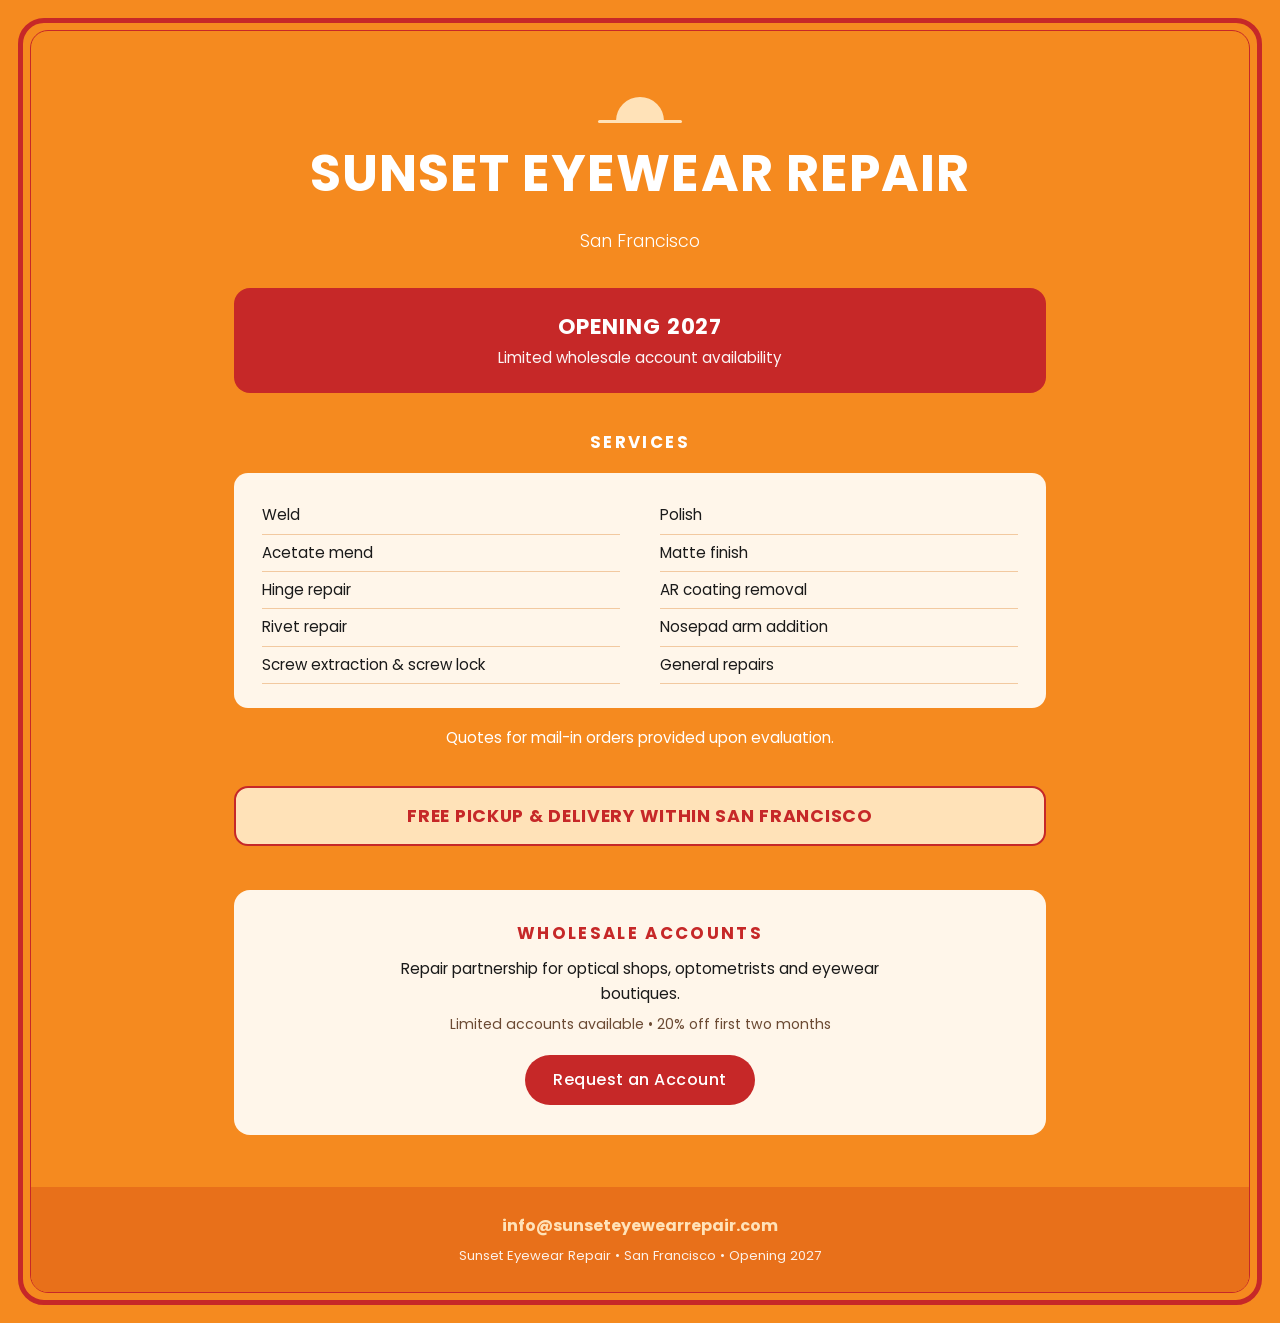
<file: index.html>
<!DOCTYPE html>
<html lang="en">
<head>
<meta charset="UTF-8">
<meta name="viewport" content="width=device-width, initial-scale=1.0">
<title>Sunset Eyewear Repair — Opening 2027</title>
<link rel="canonical" href="https://sunseteyewearrepair.com/">
<meta name="description" content="Sunset Eyewear Repair: precision eyeglass frame repair in San Francisco. Opening 2027. Free pickup and delivery within San Francisco.">
<link rel="preconnect" href="https://fonts.googleapis.com">
<link rel="preconnect" href="https://fonts.gstatic.com" crossorigin>
<link href="https://fonts.googleapis.com/css2?family=Poppins:wght@300;400;500;700&display=swap" rel="stylesheet">
<style>
  :root {
    --orange: #F58A1F;
    --orange-deep: #E8701A;
    --red: #C62828;
    --cream: #FFF6EA;
    --gold: #FFE2B8;
    --ink: #1A1A1A;
    --rule: #F2C9A0;
  }
  * { box-sizing: border-box; margin: 0; padding: 0; }
  html { scroll-behavior: smooth; }
  body {
    font-family: "Poppins", system-ui, sans-serif;
    background: var(--orange);
    color: var(--ink);
    line-height: 1.6;
    padding: 18px;
    min-height: 100vh;
  }

  /* Red rounded double trim around the whole page */
  .frame {
    border: 5px solid var(--red);
    border-radius: 26px;
    padding: 7px;
    min-height: calc(100vh - 36px);
  }
  .frame-inner {
    border: 1.5px solid var(--red);
    border-radius: 18px;
    min-height: calc(100vh - 64px);
    display: flex;
    flex-direction: column;
  }
  .wrap { width: 100%; max-width: 860px; margin: 0 auto; padding: 0 24px; }

  /* Header */
  header.wrap { text-align: center; padding: 56px 24px 36px; color: #fff; }
  .sun { display: block; margin: 0 auto 18px; }
  h1 {
    font-weight: 700;
    font-size: clamp(2rem, 5.5vw, 3.2rem);
    letter-spacing: 0.02em;
    line-height: 1.1;
  }
  .tagline { font-weight: 300; font-size: 1.1rem; line-height: 1.2; margin-top: 30px; }

  /* Opening banner */
  .banner {
    background: var(--red);
    color: #fff;
    border-radius: 16px;
    text-align: center;
    padding: 22px 20px;
    margin-bottom: 36px;
  }
  .banner strong { display: block; font-size: 1.35rem; font-weight: 700; letter-spacing: 0.04em; }
  .banner span { font-size: 0.95rem; opacity: 0.95; }

  /* Section headings */
  h2 {
    color: #fff;
    font-size: 1.05rem;
    font-weight: 700;
    letter-spacing: 0.14em;
    text-transform: uppercase;
    text-align: center;
    margin-bottom: 18px;
  }

  /* Service cards */
  .grid { display: grid; grid-template-columns: repeat(2, 1fr); gap: 16px; margin-bottom: 18px; }
  .card { background: var(--cream); border-radius: 14px; padding: 20px 22px; }
  .card h3 {
    color: var(--red);
    font-size: 0.85rem;
    font-weight: 700;
    letter-spacing: 0.1em;
    text-transform: uppercase;
    padding-bottom: 8px;
    margin-bottom: 10px;
    border-bottom: 1px solid var(--rule);
  }
  .card ul { list-style: none; }
  .card li { font-size: 0.95rem; padding: 3px 0; }

  .services { margin-bottom: 18px; padding: 24px 28px; }
  .services ul { columns: 2; column-gap: 40px; }
  .services li { break-inside: avoid; padding: 6px 0; border-bottom: 1px solid var(--rule); }
  .note { text-align: center; color: #fff; font-size: 0.95rem; margin-bottom: 36px; }

  /* Delivery strip */
  .strip {
    background: var(--gold);
    border: 2px solid var(--red);
    border-radius: 14px;
    text-align: center;
    color: var(--red);
    font-weight: 700;
    font-size: 1.1rem;
    letter-spacing: 0.04em;
    padding: 14px 16px;
    margin-bottom: 44px;
  }

  /* Business accounts */
  .accounts {
    background: var(--cream);
    border-radius: 16px;
    text-align: center;
    padding: 30px 24px;
    margin-bottom: 52px;
  }
  .accounts h2 { color: var(--red); margin-bottom: 10px; }
  .accounts p { max-width: 520px; margin: 0 auto 6px; font-size: 0.97rem; }
  .accounts .small { color: #6b4a33; font-size: 0.88rem; margin-bottom: 20px; }
  .btn {
    display: inline-block;
    background: var(--red);
    color: #fff;
    text-decoration: none;
    font-weight: 500;
    letter-spacing: 0.03em;
    padding: 12px 28px;
    border-radius: 999px;
    transition: background 0.15s ease;
  }
  .btn:hover, .btn:focus { background: var(--ink); }

  /* Footer */
  footer {
    margin-top: auto;
    background: var(--orange-deep);
    border-radius: 0 0 17px 17px;
    text-align: center;
    color: #fff;
    padding: 26px 20px;
  }
  footer a { color: var(--gold); font-weight: 700; text-decoration: none; }
  footer a:hover { text-decoration: underline; }
  footer .fine { font-size: 0.82rem; margin-top: 6px; opacity: 0.9; }

  @media (max-width: 640px) {
    body { padding: 10px; }
    .frame { border-width: 4px; border-radius: 20px; padding: 5px; }
    .frame-inner { border-radius: 14px; }
    .services ul { columns: 1; }
    header.wrap { padding: 40px 16px 36px; }
  }
</style>
</head>
<body>
<div class="frame">
  <div class="frame-inner">

    <header class="wrap">
      <svg class="sun" width="96" height="40" viewBox="0 0 96 40" aria-hidden="true">
        <path d="M24 34 A24 24 0 0 1 72 34 Z" fill="#FFE2B8"/>
        <rect x="6" y="33" width="84" height="3" rx="1.5" fill="#FFE2B8"/>
      </svg>
      <h1>SUNSET EYEWEAR REPAIR</h1>
      <p class="tagline">San Francisco</p>
    </header>

    <main class="wrap">
      <div class="banner">
        <strong>OPENING 2027</strong>
        <span>Limited wholesale account availability</span>
      </div>

      <section aria-labelledby="services">
        <h2 id="services">Services</h2>
        <div class="card services">
          <ul>
            <li>Weld</li>
            <li>Acetate mend</li>
            <li>Hinge repair</li>
            <li>Rivet repair</li>
            <li>Screw extraction &amp; screw lock</li>
            <li>Polish</li>
            <li>Matte finish</li>
            <li>AR coating removal</li>
            <li>Nosepad arm addition</li>
            <li>General repairs</li>
          </ul>
        </div>
        <p class="note">Quotes for mail-in orders provided upon evaluation.</p>
      </section>

      <div class="strip">FREE PICKUP &amp; DELIVERY WITHIN SAN FRANCISCO</div>

      <section class="accounts" aria-labelledby="business">
        <h2 id="business">Wholesale Accounts</h2>
        <p>Repair partnership for optical shops, optometrists and eyewear boutiques.</p>
        <p class="small">Limited accounts available &bull; 20% off first two months</p>
        <a class="btn" href="mailto:info@sunseteyewearrepair.com?subject=Wholesale%20Account%20Inquiry">Request an Account</a>
      </section>
    </main>

    <footer>
      <a href="mailto:info@sunseteyewearrepair.com">info@sunseteyewearrepair.com</a>
      <p class="fine">Sunset Eyewear Repair &bull; San Francisco &bull; Opening 2027</p>
    </footer>

  </div>
</div>
</body>
</html>
</file>
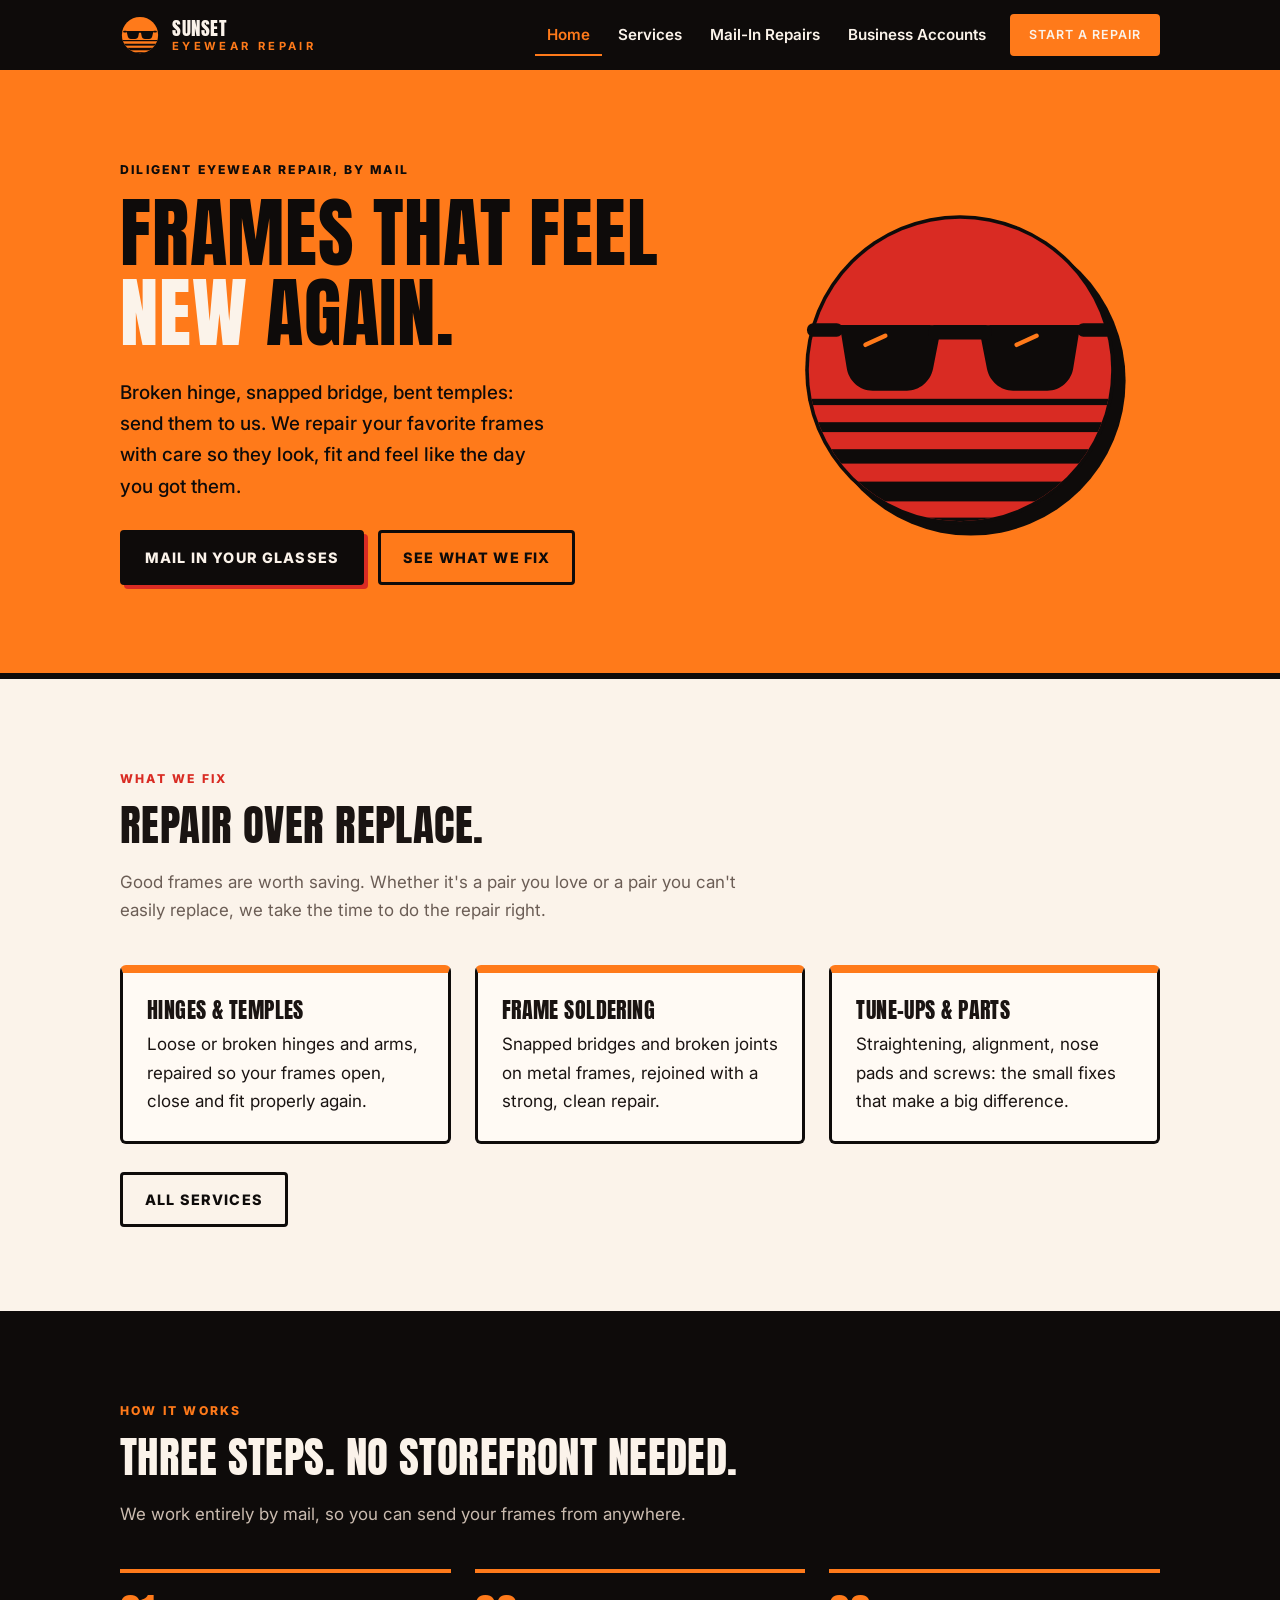
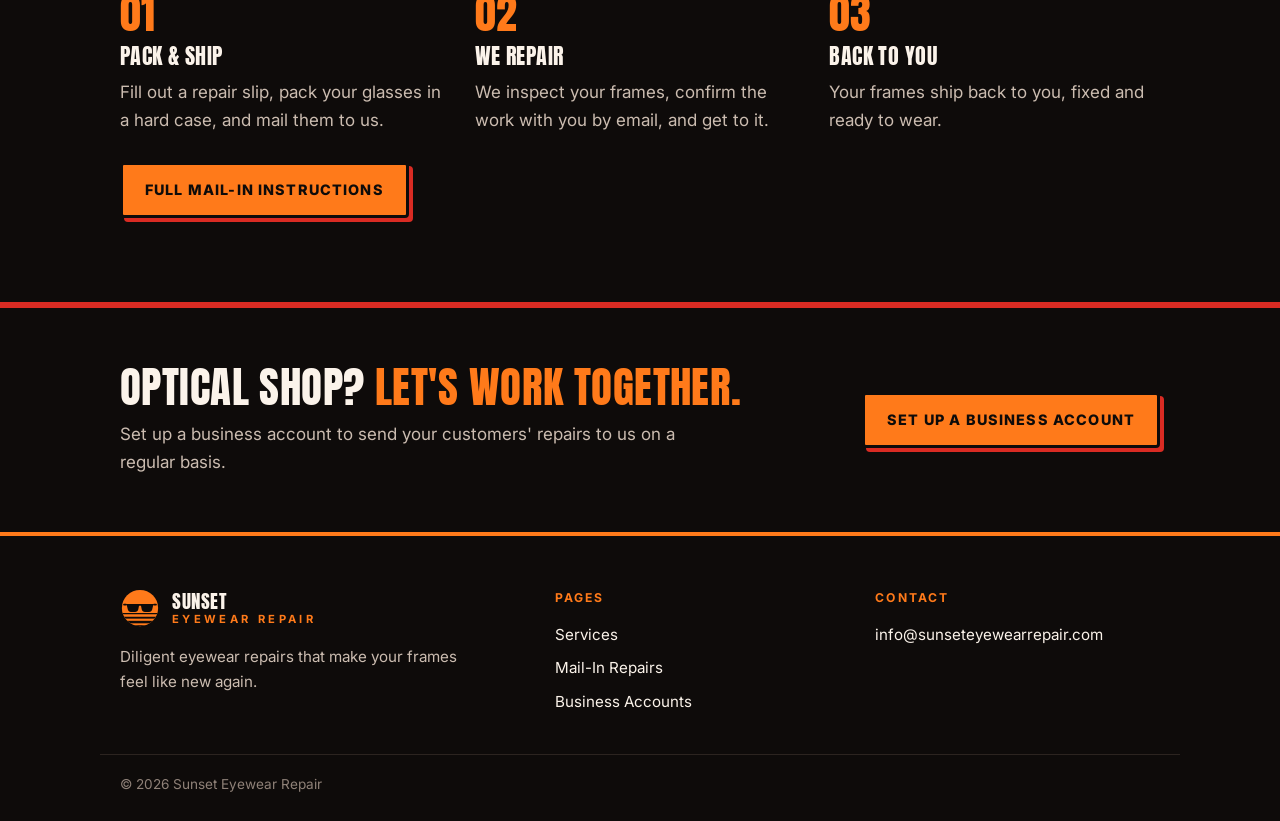
<file: site 2/index.html>
<!doctype html>
<html lang="en">
<head>
  <meta charset="utf-8">
  <meta name="viewport" content="width=device-width, initial-scale=1">
  <title>Sunset Eyewear Repair | Frames That Feel New Again</title>
  <meta name="description" content="Sunset Eyewear Repair does careful, diligent eyewear repairs by mail: hinges, soldering, temples, nose pads and more, so your frames feel like new again.">
  <link rel="icon" href="assets/logo.svg" type="image/svg+xml">
  <link rel="preconnect" href="https://fonts.googleapis.com">
  <link rel="preconnect" href="https://fonts.gstatic.com" crossorigin>
  <link href="https://fonts.googleapis.com/css2?family=Anton&family=Inter:wght@400;500;600;700;800&display=swap" rel="stylesheet">
  <link rel="stylesheet" href="styles.css">
</head>
<body>

  <header class="site-header">
    <div class="container header-inner">
      <a class="brand" href="index.html">
        <img src="assets/logo.svg" alt="">
        <span class="brand-name">Sunset<span>Eyewear Repair</span></span>
      </a>
      <button class="nav-toggle" aria-expanded="false" aria-controls="site-nav">Menu</button>
      <nav class="nav" id="site-nav" aria-label="Main">
        <a href="index.html" aria-current="page">Home</a>
        <a href="services.html">Services</a>
        <a href="mail-in.html">Mail-In Repairs</a>
        <a href="business.html">Business Accounts</a>
        <a class="btn btn-sunset" href="mail-in.html">Start a Repair</a>
      </nav>
    </div>
  </header>

  <main>
    <section class="hero">
      <div class="container hero-inner">
        <div>
          <span class="eyebrow">Diligent eyewear repair, by mail</span>
          <h1>Frames that feel <em>new</em> again.</h1>
          <p class="lede">Broken hinge, snapped bridge, bent temples: send them to us. We repair your favorite frames with care so they look, fit and feel like the day you got them.</p>
          <div class="btn-row">
            <a class="btn btn-primary" href="mail-in.html">Mail in your glasses</a>
            <a class="btn btn-ghost" href="services.html">See what we fix</a>
          </div>
        </div>
        <img class="hero-art" src="assets/hero-sun.svg" alt="" width="400" height="400">
      </div>
    </section>

    <section class="section">
      <div class="container">
        <div class="section-head">
          <span class="eyebrow">What we fix</span>
          <h2>Repair over replace.</h2>
          <p>Good frames are worth saving. Whether it's a pair you love or a pair you can't easily replace, we take the time to do the repair right.</p>
        </div>
        <div class="grid grid-3">
          <div class="card card-accent">
            <h3>Hinges &amp; Temples</h3>
            <p>Loose or broken hinges and arms, repaired so your frames open, close and fit properly again.</p>
          </div>
          <div class="card card-accent">
            <h3>Frame Soldering</h3>
            <p>Snapped bridges and broken joints on metal frames, rejoined with a strong, clean repair.</p>
          </div>
          <div class="card card-accent">
            <h3>Tune-Ups &amp; Parts</h3>
            <p>Straightening, alignment, nose pads and screws: the small fixes that make a big difference.</p>
          </div>
        </div>
        <div class="btn-row"><a class="btn btn-ghost" href="services.html">All services</a></div>
      </div>
    </section>

    <section class="section section-dark">
      <div class="container">
        <div class="section-head">
          <span class="eyebrow">How it works</span>
          <h2>Three steps. No storefront needed.</h2>
          <p>We work entirely by mail, so you can send your frames from anywhere.</p>
        </div>
        <div class="steps grid-3">
          <div class="step">
            <h3>Pack &amp; ship</h3>
            <p>Fill out a repair slip, pack your glasses in a hard case, and mail them to us.</p>
          </div>
          <div class="step">
            <h3>We repair</h3>
            <p>We inspect your frames, confirm the work with you by email, and get to it.</p>
          </div>
          <div class="step">
            <h3>Back to you</h3>
            <p>Your frames ship back to you, fixed and ready to wear.</p>
          </div>
        </div>
        <div class="btn-row">
          <a class="btn btn-sunset" href="mail-in.html">Full mail-in instructions</a>
        </div>
      </div>
    </section>

    <section class="band">
      <div class="container band-inner">
        <div>
          <h2>Optical shop? <span>Let's work together.</span></h2>
          <p>Set up a business account to send your customers' repairs to us on a regular basis.</p>
        </div>
        <a class="btn btn-sunset" href="business.html">Set up a business account</a>
      </div>
    </section>
  </main>

  <footer class="site-footer">
    <div class="container footer-inner">
      <div>
        <a class="brand" href="index.html">
          <img src="assets/logo.svg" alt="">
          <span class="brand-name">Sunset<span>Eyewear Repair</span></span>
        </a>
        <p style="margin-top:16px;max-width:36ch;">Diligent eyewear repairs that make your frames feel like new again.</p>
      </div>
      <div>
        <h4>Pages</h4>
        <ul>
          <li><a href="services.html">Services</a></li>
          <li><a href="mail-in.html">Mail-In Repairs</a></li>
          <li><a href="business.html">Business Accounts</a></li>
        </ul>
      </div>
      <div>
        <h4>Contact</h4>
        <ul>
          <li><a href="mailto:info@sunseteyewearrepair.com">info@sunseteyewearrepair.com</a></li>
        </ul>
      </div>
    </div>
    <div class="container footer-bottom">&copy; <span id="year">2026</span> Sunset Eyewear Repair</div>
  </footer>

  <script src="main.js"></script>
</body>
</html>
</file>
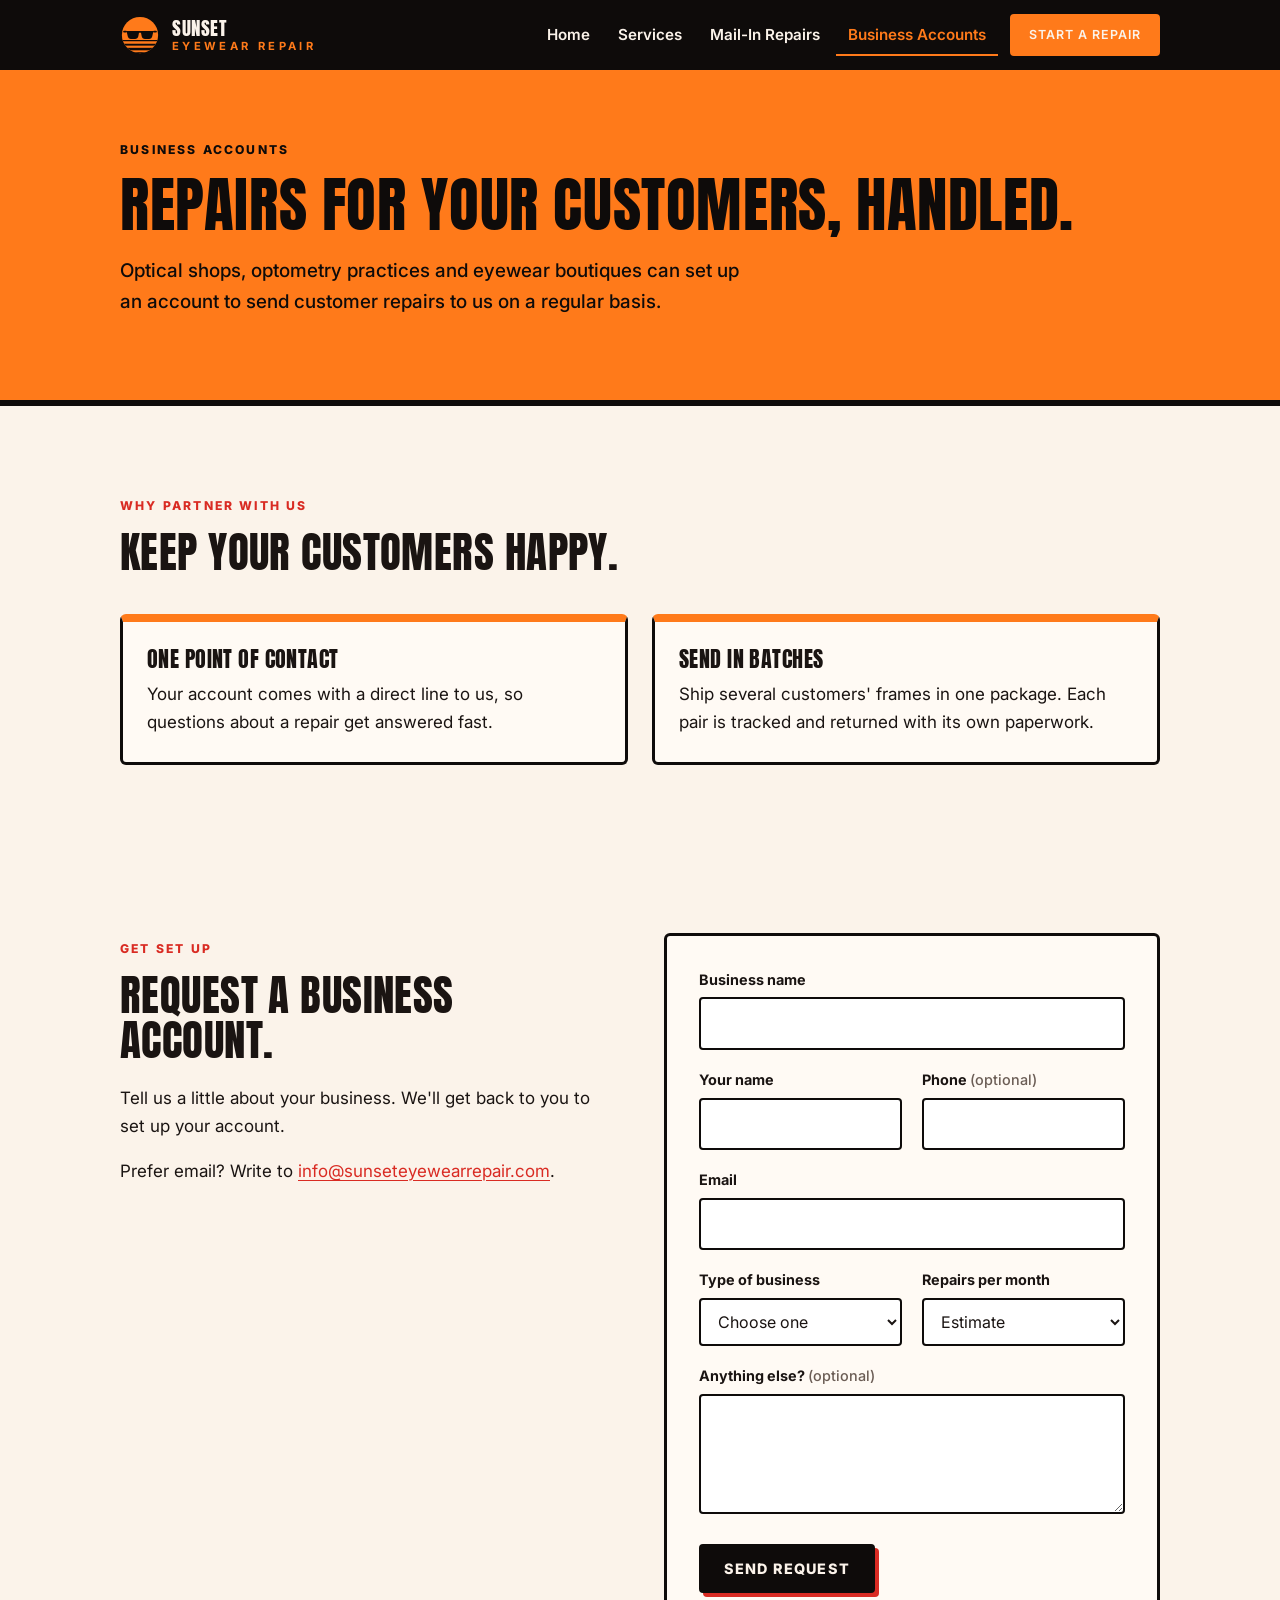
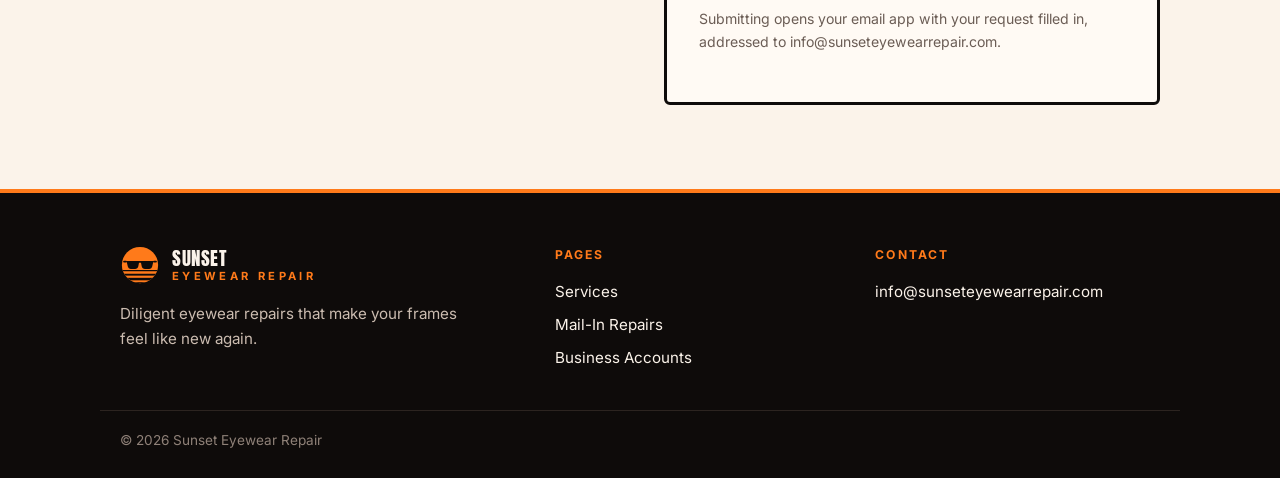
<file: business.html>
<!doctype html>
<html lang="en">
<head>
  <meta charset="utf-8">
  <meta name="viewport" content="width=device-width, initial-scale=1">
  <title>Business Accounts | Sunset Eyewear Repair</title>
  <meta name="description" content="Optical shops and practices: set up a business account to send customer eyewear repairs to Sunset Eyewear Repair.">
  <link rel="icon" href="assets/logo.svg" type="image/svg+xml">
  <link rel="preconnect" href="https://fonts.googleapis.com">
  <link rel="preconnect" href="https://fonts.gstatic.com" crossorigin>
  <link href="https://fonts.googleapis.com/css2?family=Anton&family=Inter:wght@400;500;600;700;800&display=swap" rel="stylesheet">
  <link rel="stylesheet" href="styles.css">
</head>
<body>

  <header class="site-header">
    <div class="container header-inner">
      <a class="brand" href="index.html">
        <img src="assets/logo.svg" alt="">
        <span class="brand-name">Sunset<span>Eyewear Repair</span></span>
      </a>
      <button class="nav-toggle" aria-expanded="false" aria-controls="site-nav">Menu</button>
      <nav class="nav" id="site-nav" aria-label="Main">
        <a href="index.html">Home</a>
        <a href="services.html">Services</a>
        <a href="mail-in.html">Mail-In Repairs</a>
        <a href="business.html" aria-current="page">Business Accounts</a>
        <a class="btn btn-sunset" href="mail-in.html">Start a Repair</a>
      </nav>
    </div>
  </header>

    <main>
    <section class="hero page-hero">
      <div class="container hero-inner">
        <div>
          <span class="eyebrow">Business accounts</span>
          <h1>Repairs for your customers, handled.</h1>
          <p class="lede">Optical shops, optometry practices and eyewear boutiques can set up an account to send customer repairs to us on a regular basis.</p>
        </div>
      </div>
    </section>

    <section class="section">
      <div class="container">
        <div class="section-head">
          <span class="eyebrow">Why partner with us</span>
          <h2>Keep your customers happy.</h2>
        </div>
        <div class="grid grid-2">
          <div class="card card-accent">
            <h3>One point of contact</h3>
            <p>Your account comes with a direct line to us, so questions about a repair get answered fast.</p>
          </div>
          <div class="card card-accent">
            <h3>Send in batches</h3>
            <p>Ship several customers' frames in one package. Each pair is tracked and returned with its own paperwork.</p>
          </div>
        </div>
      </div>
    </section>

    <section class="section section-paper" id="apply">
      <div class="container">
        <div class="grid grid-2" style="gap:48px;align-items:start;">
          <div>
            <span class="eyebrow">Get set up</span>
            <h2>Request a business account.</h2>
            <p>Tell us a little about your business. We'll get back to you to set up your account.</p>
            <p>Prefer email? Write to <a href="mailto:info@sunseteyewearrepair.com">info@sunseteyewearrepair.com</a>.</p>
          </div>

          <form class="form-card" id="business-form" novalidate>
            <div class="form-grid">
              <div class="full">
                <label for="business">Business name</label>
                <input id="business" name="business" type="text" required autocomplete="organization">
              </div>
              <div>
                <label for="contact">Your name</label>
                <input id="contact" name="contact" type="text" required autocomplete="name">
              </div>
              <div>
                <label for="phone">Phone <span class="opt">(optional)</span></label>
                <input id="phone" name="phone" type="tel" autocomplete="tel">
              </div>
              <div class="full">
                <label for="email">Email</label>
                <input id="email" name="email" type="email" required autocomplete="email">
              </div>
              <div>
                <label for="type">Type of business</label>
                <select id="type" name="type" required>
                  <option value="">Choose one</option>
                  <option>Optical shop</option>
                  <option>Optometry / ophthalmology practice</option>
                  <option>Eyewear boutique or retailer</option>
                  <option>Other</option>
                </select>
              </div>
              <div>
                <label for="volume">Repairs per month</label>
                <select id="volume" name="volume" required>
                  <option value="">Estimate</option>
                  <option>1–5</option>
                  <option>6–20</option>
                  <option>21–50</option>
                  <option>50+</option>
                </select>
              </div>
              <div class="full">
                <label for="notes">Anything else? <span class="opt">(optional)</span></label>
                <textarea id="notes" name="notes"></textarea>
              </div>
            </div>
            <div class="btn-row" style="margin-top:22px;">
              <button class="btn btn-primary" type="submit">Send request</button>
            </div>
            <p class="form-note">Submitting opens your email app with your request filled in, addressed to info@sunseteyewearrepair.com.</p>
            <p class="form-status" id="form-status" role="status"></p>
          </form>
        </div>
      </div>
    </section>
  </main>


  <footer class="site-footer">
    <div class="container footer-inner">
      <div>
        <a class="brand" href="index.html">
          <img src="assets/logo.svg" alt="">
          <span class="brand-name">Sunset<span>Eyewear Repair</span></span>
        </a>
        <p style="margin-top:16px;max-width:36ch;">Diligent eyewear repairs that make your frames feel like new again.</p>
      </div>
      <div>
        <h4>Pages</h4>
        <ul>
          <li><a href="services.html">Services</a></li>
          <li><a href="mail-in.html">Mail-In Repairs</a></li>
          <li><a href="business.html">Business Accounts</a></li>
        </ul>
      </div>
      <div>
        <h4>Contact</h4>
        <ul>
          <li><a href="mailto:info@sunseteyewearrepair.com">info@sunseteyewearrepair.com</a></li>
        </ul>
      </div>
    </div>
    <div class="container footer-bottom">&copy; <span id="year">2026</span> Sunset Eyewear Repair</div>
  </footer>

  <script src="main.js"></script>
</body>
</html>
</file>
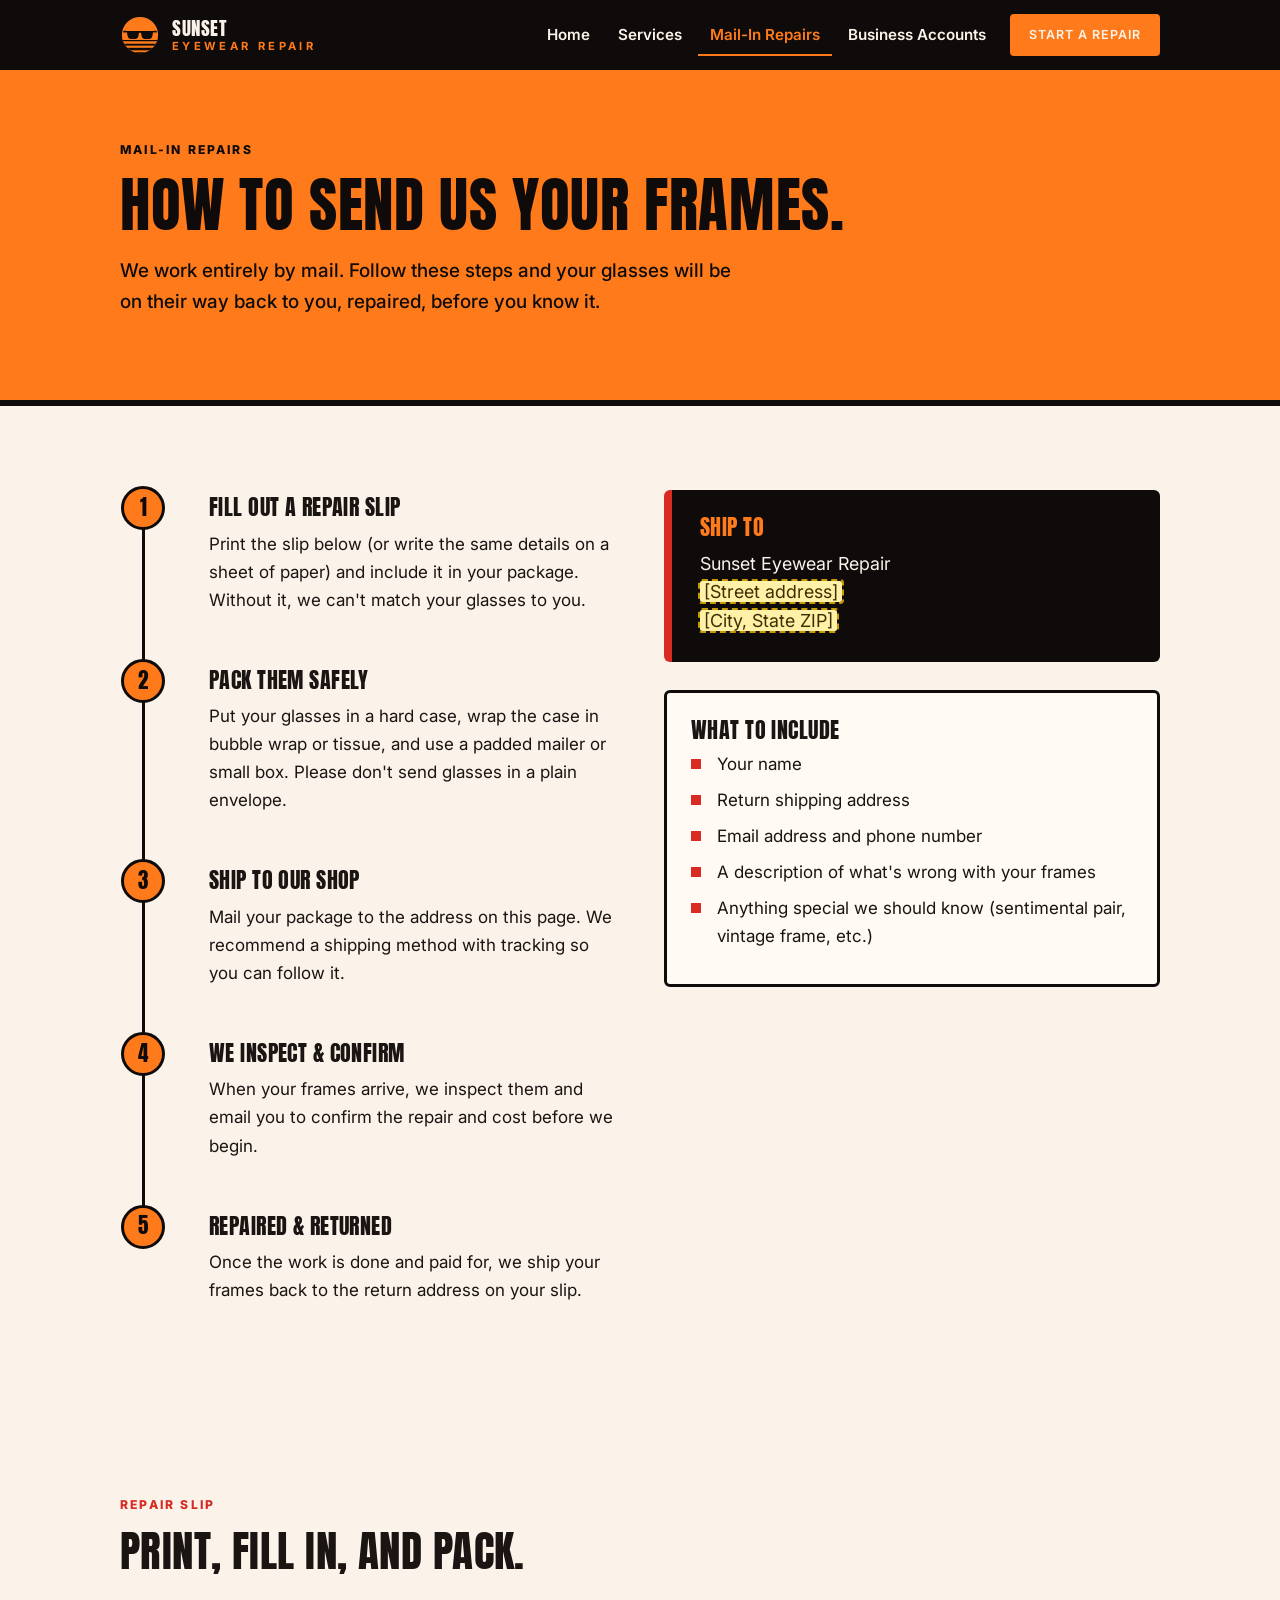
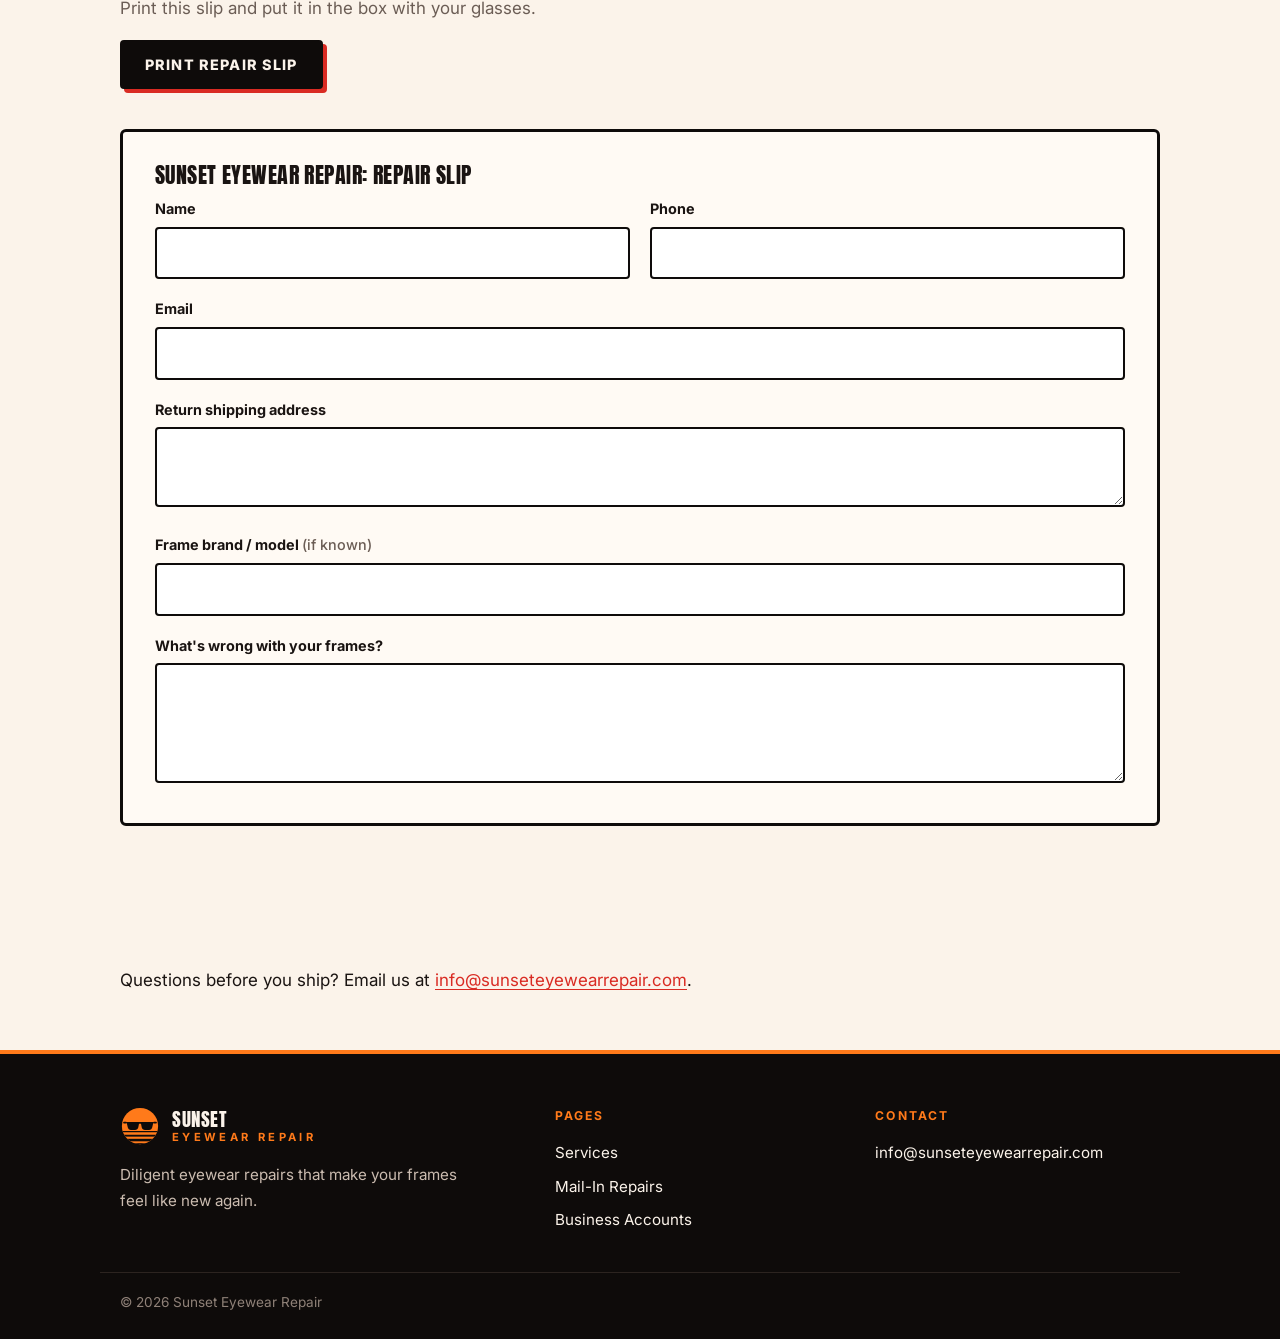
<file: mail-in.html>
<!doctype html>
<html lang="en">
<head>
  <meta charset="utf-8">
  <meta name="viewport" content="width=device-width, initial-scale=1">
  <title>Mail-In Repairs | Sunset Eyewear Repair</title>
  <meta name="description" content="How to mail your glasses to Sunset Eyewear Repair: fill out a repair slip, pack safely, and ship to our shop.">
  <link rel="icon" href="assets/logo.svg" type="image/svg+xml">
  <link rel="preconnect" href="https://fonts.googleapis.com">
  <link rel="preconnect" href="https://fonts.gstatic.com" crossorigin>
  <link href="https://fonts.googleapis.com/css2?family=Anton&family=Inter:wght@400;500;600;700;800&display=swap" rel="stylesheet">
  <link rel="stylesheet" href="styles.css">
</head>
<body>

  <header class="site-header">
    <div class="container header-inner">
      <a class="brand" href="index.html">
        <img src="assets/logo.svg" alt="">
        <span class="brand-name">Sunset<span>Eyewear Repair</span></span>
      </a>
      <button class="nav-toggle" aria-expanded="false" aria-controls="site-nav">Menu</button>
      <nav class="nav" id="site-nav" aria-label="Main">
        <a href="index.html">Home</a>
        <a href="services.html">Services</a>
        <a href="mail-in.html" aria-current="page">Mail-In Repairs</a>
        <a href="business.html">Business Accounts</a>
        <a class="btn btn-sunset" href="mail-in.html">Start a Repair</a>
      </nav>
    </div>
  </header>

    <main>
    <section class="hero page-hero">
      <div class="container hero-inner">
        <div>
          <span class="eyebrow">Mail-in repairs</span>
          <h1>How to send us your frames.</h1>
          <p class="lede">We work entirely by mail. Follow these steps and your glasses will be on their way back to you, repaired, before you know it.</p>
        </div>
      </div>
    </section>

    <section class="section">
      <div class="container">
        <div class="grid grid-2" style="align-items:start;gap:48px;">
          <ol class="timeline">
            <li>
              <h3>Fill out a repair slip</h3>
              <p>Print the slip below (or write the same details on a sheet of paper) and include it in your package. Without it, we can't match your glasses to you.</p>
            </li>
            <li>
              <h3>Pack them safely</h3>
              <p>Put your glasses in a hard case, wrap the case in bubble wrap or tissue, and use a padded mailer or small box. Please don't send glasses in a plain envelope.</p>
            </li>
            <li>
              <h3>Ship to our shop</h3>
              <p>Mail your package to the address on this page. We recommend a shipping method with tracking so you can follow it.</p>
            </li>
            <li>
              <h3>We inspect &amp; confirm</h3>
              <p>When your frames arrive, we inspect them and email you to confirm the repair and cost before we begin.</p>
            </li>
            <li>
              <h3>Repaired &amp; returned</h3>
              <p>Once the work is done and paid for, we ship your frames back to the return address on your slip.</p>
            </li>
          </ol>

          <div style="display:grid;gap:28px;">
            <div class="callout">
              <h3>Ship to</h3>
              <address>
                Sunset Eyewear Repair<br>
                <span class="todo">[Street address]</span><br>
                <span class="todo">[City, State ZIP]</span>
              </address>
            </div>
            <div class="card">
              <h3>What to include</h3>
              <ul class="checklist">
                <li>Your name</li>
                <li>Return shipping address</li>
                <li>Email address and phone number</li>
                <li>A description of what's wrong with your frames</li>
                <li>Anything special we should know (sentimental pair, vintage frame, etc.)</li>
              </ul>
            </div>
          </div>
        </div>
      </div>
    </section>

    <section class="section section-paper" id="slip">
      <div class="container">
        <div class="section-head no-print">
          <span class="eyebrow">Repair slip</span>
          <h2>Print, fill in, and pack.</h2>
          <p>Print this slip and put it in the box with your glasses.</p>
          <button class="btn btn-primary" id="print-slip" type="button">Print repair slip</button>
        </div>

        <div class="form-card print-area">
          <h3>Sunset Eyewear Repair: Repair Slip</h3>
          <div class="form-grid">
            <div><label>Name</label><input type="text"></div>
            <div><label>Phone</label><input type="tel"></div>
            <div class="full"><label>Email</label><input type="email"></div>
            <div class="full"><label>Return shipping address</label><textarea style="min-height:80px"></textarea></div>
            <div class="full"><label>Frame brand / model <span class="opt">(if known)</span></label><input type="text"></div>
            <div class="full"><label>What's wrong with your frames?</label><textarea></textarea></div>
          </div>
        </div>
      </div>
    </section>

    <section class="section-tight">
      <div class="container">
        <p style="margin:0;">Questions before you ship? Email us at <a href="mailto:info@sunseteyewearrepair.com">info@sunseteyewearrepair.com</a>.</p>
      </div>
    </section>
  </main>


  <footer class="site-footer">
    <div class="container footer-inner">
      <div>
        <a class="brand" href="index.html">
          <img src="assets/logo.svg" alt="">
          <span class="brand-name">Sunset<span>Eyewear Repair</span></span>
        </a>
        <p style="margin-top:16px;max-width:36ch;">Diligent eyewear repairs that make your frames feel like new again.</p>
      </div>
      <div>
        <h4>Pages</h4>
        <ul>
          <li><a href="services.html">Services</a></li>
          <li><a href="mail-in.html">Mail-In Repairs</a></li>
          <li><a href="business.html">Business Accounts</a></li>
        </ul>
      </div>
      <div>
        <h4>Contact</h4>
        <ul>
          <li><a href="mailto:info@sunseteyewearrepair.com">info@sunseteyewearrepair.com</a></li>
        </ul>
      </div>
    </div>
    <div class="container footer-bottom">&copy; <span id="year">2026</span> Sunset Eyewear Repair</div>
  </footer>

  <script src="main.js"></script>
</body>
</html>
</file>
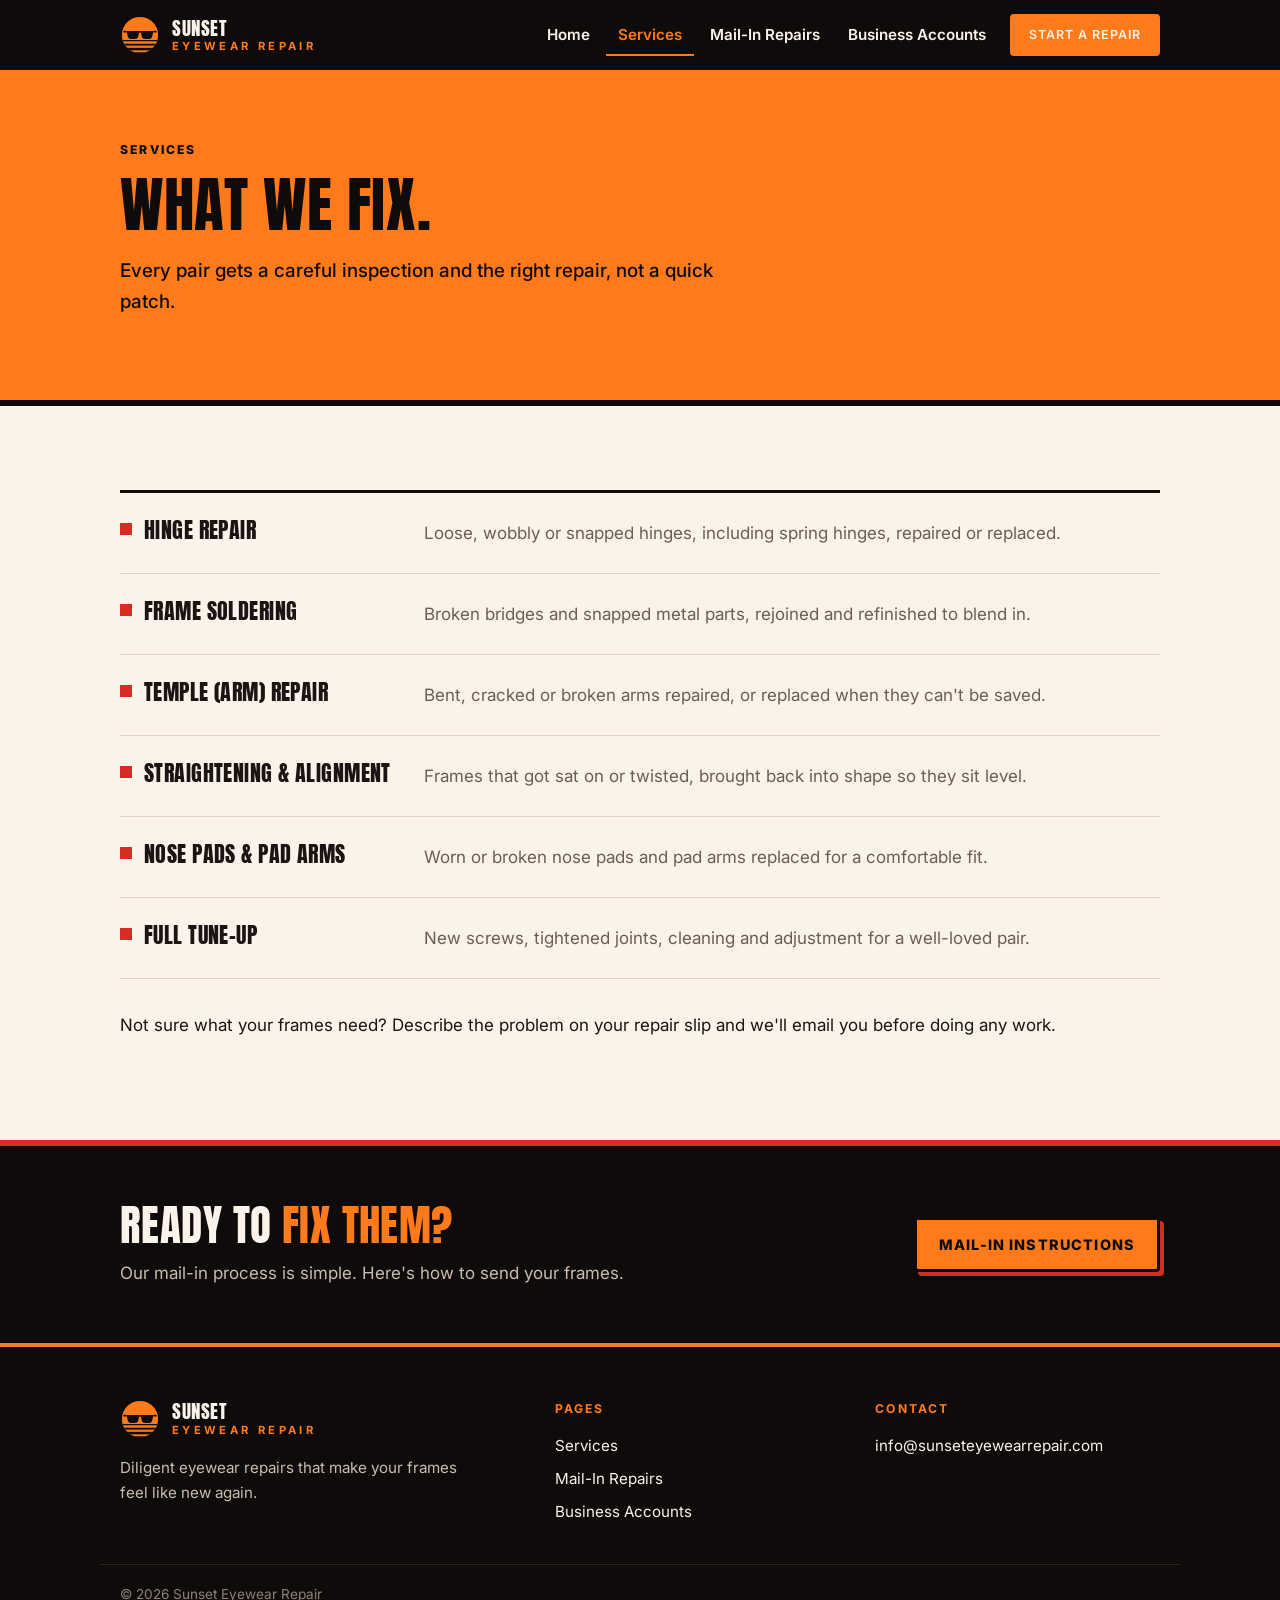
<file: services.html>
<!doctype html>
<html lang="en">
<head>
  <meta charset="utf-8">
  <meta name="viewport" content="width=device-width, initial-scale=1">
  <title>Services | Sunset Eyewear Repair</title>
  <meta name="description" content="Eyewear repair services: hinge repair, frame soldering, temple repair, straightening, nose pads and full tune-ups.">
  <link rel="icon" href="assets/logo.svg" type="image/svg+xml">
  <link rel="preconnect" href="https://fonts.googleapis.com">
  <link rel="preconnect" href="https://fonts.gstatic.com" crossorigin>
  <link href="https://fonts.googleapis.com/css2?family=Anton&family=Inter:wght@400;500;600;700;800&display=swap" rel="stylesheet">
  <link rel="stylesheet" href="styles.css">
</head>
<body>

  <header class="site-header">
    <div class="container header-inner">
      <a class="brand" href="index.html">
        <img src="assets/logo.svg" alt="">
        <span class="brand-name">Sunset<span>Eyewear Repair</span></span>
      </a>
      <button class="nav-toggle" aria-expanded="false" aria-controls="site-nav">Menu</button>
      <nav class="nav" id="site-nav" aria-label="Main">
        <a href="index.html">Home</a>
        <a href="services.html" aria-current="page">Services</a>
        <a href="mail-in.html">Mail-In Repairs</a>
        <a href="business.html">Business Accounts</a>
        <a class="btn btn-sunset" href="mail-in.html">Start a Repair</a>
      </nav>
    </div>
  </header>

    <main>
    <section class="hero page-hero">
      <div class="container hero-inner">
        <div>
          <span class="eyebrow">Services</span>
          <h1>What we fix.</h1>
          <p class="lede">Every pair gets a careful inspection and the right repair, not a quick patch.</p>
        </div>
      </div>
    </section>

    <section class="section">
      <div class="container">
        <ul class="service-list">
          <li>
            <h3>Hinge Repair</h3>
            <p>Loose, wobbly or snapped hinges, including spring hinges, repaired or replaced.</p>
          </li>
          <li>
            <h3>Frame Soldering</h3>
            <p>Broken bridges and snapped metal parts, rejoined and refinished to blend in.</p>
          </li>
          <li>
            <h3>Temple (Arm) Repair</h3>
            <p>Bent, cracked or broken arms repaired, or replaced when they can't be saved.</p>
          </li>
          <li>
            <h3>Straightening &amp; Alignment</h3>
            <p>Frames that got sat on or twisted, brought back into shape so they sit level.</p>
          </li>
          <li>
            <h3>Nose Pads &amp; Pad Arms</h3>
            <p>Worn or broken nose pads and pad arms replaced for a comfortable fit.</p>
          </li>
          <li>
            <h3>Full Tune-Up</h3>
            <p>New screws, tightened joints, cleaning and adjustment for a well-loved pair.</p>
          </li>
        </ul>
        <p style="margin-top:32px;">Not sure what your frames need? Describe the problem on your repair slip and we'll email you before doing any work.</p>
      </div>
    </section>

    <section class="band">
      <div class="container band-inner">
        <div>
          <h2>Ready to <span>fix them?</span></h2>
          <p>Our mail-in process is simple. Here's how to send your frames.</p>
        </div>
        <a class="btn btn-sunset" href="mail-in.html">Mail-in instructions</a>
      </div>
    </section>
  </main>


  <footer class="site-footer">
    <div class="container footer-inner">
      <div>
        <a class="brand" href="index.html">
          <img src="assets/logo.svg" alt="">
          <span class="brand-name">Sunset<span>Eyewear Repair</span></span>
        </a>
        <p style="margin-top:16px;max-width:36ch;">Diligent eyewear repairs that make your frames feel like new again.</p>
      </div>
      <div>
        <h4>Pages</h4>
        <ul>
          <li><a href="services.html">Services</a></li>
          <li><a href="mail-in.html">Mail-In Repairs</a></li>
          <li><a href="business.html">Business Accounts</a></li>
        </ul>
      </div>
      <div>
        <h4>Contact</h4>
        <ul>
          <li><a href="mailto:info@sunseteyewearrepair.com">info@sunseteyewearrepair.com</a></li>
        </ul>
      </div>
    </div>
    <div class="container footer-bottom">&copy; <span id="year">2026</span> Sunset Eyewear Repair</div>
  </footer>

  <script src="main.js"></script>
</body>
</html>
</file>
<file: site 2/styles.css>
/* ==========================================================
   Sunset Eyewear Repair — site styles
   Flat palette: orange, red, black (no gradients)
   ========================================================== */

:root {
  --black: #0e0b0a;
  --line: #2c2420;
  --cream: #fbf3ea;
  --paper: #fffaf4;
  --ink: #1a1412;
  --muted: #6b5d55;
  --orange: #ff7a1a;
  --red: #d92b23;
  --display: "Anton", "Impact", "Arial Narrow", sans-serif;
  --body: "Inter", system-ui, -apple-system, "Segoe UI", Roboto, sans-serif;
  --max: 1080px;
}

*, *::before, *::after { box-sizing: border-box; }
html { scroll-behavior: smooth; }

body {
  margin: 0;
  font-family: var(--body);
  font-size: 17px;
  line-height: 1.65;
  color: var(--ink);
  background: var(--cream);
  -webkit-font-smoothing: antialiased;
}

img, svg { max-width: 100%; display: block; }

a { color: var(--red); text-underline-offset: 3px; }
a:hover { color: var(--black); }

h1, h2, h3 {
  font-family: var(--display);
  font-weight: 400;
  text-transform: uppercase;
  letter-spacing: 0.01em;
  line-height: 1.05;
  margin: 0 0 0.5em;
}
h1 { font-size: clamp(2.6rem, 6.5vw, 4.8rem); }
h2 { font-size: clamp(1.9rem, 4vw, 2.7rem); }
h3 { font-size: 1.35rem; letter-spacing: 0.02em; }

p { margin: 0 0 1em; }

.container { width: 100%; max-width: var(--max); margin: 0 auto; padding: 0 20px; }

.eyebrow {
  display: inline-block;
  font-weight: 800;
  font-size: 0.76rem;
  letter-spacing: 0.18em;
  text-transform: uppercase;
  color: var(--red);
  margin-bottom: 0.8rem;
}

/* ---------- Header ---------- */
.site-header {
  background: var(--black);
  color: var(--cream);
  position: sticky;
  top: 0;
  z-index: 50;
  border-bottom: 4px solid var(--orange);
}
.header-inner {
  display: flex;
  align-items: center;
  justify-content: space-between;
  gap: 20px;
  min-height: 70px;
}
.brand { display: flex; align-items: center; gap: 12px; color: var(--cream); text-decoration: none; }
.brand:hover { color: var(--cream); }
.brand img { width: 40px; height: 40px; }
.brand-name {
  font-family: var(--display);
  text-transform: uppercase;
  font-size: 1.2rem;
  line-height: 1;
  letter-spacing: 0.03em;
}
.brand-name span { display: block; font-size: 0.7rem; letter-spacing: 0.3em; color: var(--orange); margin-top: 4px; font-family: var(--body); font-weight: 700; }

.nav { display: flex; align-items: center; gap: 4px; }
.nav a {
  color: var(--cream);
  text-decoration: none;
  font-weight: 600;
  font-size: 0.95rem;
  padding: 8px 12px;
}
.nav a:hover { color: var(--orange); }
.nav a[aria-current="page"] { color: var(--orange); box-shadow: inset 0 -2px 0 var(--orange); }
.nav .btn { margin-left: 8px; }

.nav-toggle {
  display: none;
  background: none;
  border: 2px solid var(--cream);
  color: var(--cream);
  font: 700 0.85rem var(--body);
  letter-spacing: 0.12em;
  text-transform: uppercase;
  padding: 8px 12px;
  border-radius: 4px;
  cursor: pointer;
}

/* ---------- Buttons ---------- */
.btn {
  display: inline-block;
  font-family: var(--body);
  font-weight: 800;
  font-size: 0.9rem;
  letter-spacing: 0.08em;
  text-transform: uppercase;
  text-decoration: none;
  padding: 13px 22px;
  border: 3px solid var(--black);
  border-radius: 4px;
  cursor: pointer;
  transition: transform 0.12s ease, box-shadow 0.12s ease;
}
.btn-primary { background: var(--black); color: var(--cream); box-shadow: 4px 4px 0 var(--red); }
.btn-primary:hover { color: var(--orange); transform: translate(-2px, -2px); box-shadow: 6px 6px 0 var(--red); }
.btn-ghost { background: transparent; color: var(--black); }
.btn-ghost:hover { color: var(--black); background: rgba(14, 11, 10, 0.08); }
.btn-sunset { background: var(--orange); color: var(--black); box-shadow: 4px 4px 0 var(--red); }
.btn-sunset:hover { color: var(--black); transform: translate(-2px, -2px); box-shadow: 6px 6px 0 var(--red); }
.site-header .btn { padding: 8px 16px; font-size: 0.78rem; border-color: var(--orange); box-shadow: none; }
.site-header .btn:hover { transform: none; box-shadow: none; background: var(--red); border-color: var(--red); color: var(--cream); }
.btn-row { display: flex; flex-wrap: wrap; gap: 14px; margin-top: 28px; }

/* ---------- Hero ---------- */
.hero {
  background: var(--orange);
  border-bottom: 6px solid var(--black);
}
.hero-inner {
  display: grid;
  grid-template-columns: 1.2fr 0.8fr;
  align-items: center;
  gap: 40px;
  padding: 80px 20px 88px;
}
.hero h1 { color: var(--black); margin-bottom: 0.3em; }
.hero h1 em { font-style: normal; color: var(--cream); }
.hero .lede { font-size: 1.18rem; max-width: 36ch; color: var(--black); font-weight: 500; }
.hero .eyebrow { color: var(--black); }
.hero-art { justify-self: center; width: min(360px, 100%); }

.page-hero .hero-inner { padding: 60px 20px 64px; grid-template-columns: 1fr; }
.page-hero h1 { font-size: clamp(2.3rem, 5.5vw, 3.8rem); }
.page-hero .lede { max-width: 52ch; }

/* ---------- Sections ---------- */
.section { padding: 84px 0; }
.section-tight { padding: 56px 0; }
.section-dark { background: var(--black); color: var(--cream); }
.section-dark .eyebrow { color: var(--orange); }
.section-dark a { color: var(--orange); }
.section-dark .btn-sunset, .section-dark .btn-sunset:hover { color: var(--black); }
.section-head { max-width: 620px; margin-bottom: 40px; }
.section-head p { color: var(--muted); font-size: 1.06rem; }
.section-dark .section-head p { color: #cbbcb0; }

/* ---------- Grids & cards ---------- */
.grid { display: grid; gap: 24px; }
.grid-3 { grid-template-columns: repeat(3, 1fr); }
.grid-2 { grid-template-columns: repeat(2, 1fr); }

.card {
  background: var(--paper);
  border: 3px solid var(--black);
  border-radius: 6px;
  padding: 26px 24px;
}
.card h3 { margin-bottom: 0.4em; }
.card p:last-child { margin-bottom: 0; }
.card-accent { border-top: 8px solid var(--orange); }

/* Services list */
.service-list { list-style: none; margin: 0; padding: 0; border-top: 3px solid var(--black); }
.service-list li {
  display: grid;
  grid-template-columns: 280px 1fr;
  gap: 24px;
  padding: 26px 0;
  border-bottom: 1px solid #e3d3c3;
}
.service-list h3 { margin: 0; }
.service-list h3::before { content: ""; display: inline-block; width: 12px; height: 12px; background: var(--red); margin-right: 12px; vertical-align: 0.2em; }
.service-list p { margin: 0; color: var(--muted); }

/* Steps */
.steps { counter-reset: step; display: grid; gap: 24px; }
.steps.grid-3 { grid-template-columns: repeat(3, 1fr); }
.step { border-top: 4px solid var(--orange); padding-top: 20px; }
.step::before {
  counter-increment: step;
  content: counter(step, decimal-leading-zero);
  font-family: var(--display);
  font-size: 2.6rem;
  line-height: 1;
  display: block;
  margin-bottom: 10px;
  color: var(--orange);
}
.step p { margin-bottom: 0; }
.section-dark .step p { color: #cbbcb0; }

/* Timeline (mail-in page) */
.timeline { list-style: none; margin: 0; padding: 0; counter-reset: tl; }
.timeline li {
  counter-increment: tl;
  position: relative;
  padding: 0 0 32px 64px;
  border-left: 3px solid var(--black);
  margin-left: 22px;
}
.timeline li:last-child { border-left-color: transparent; padding-bottom: 0; }
.timeline li::before {
  content: counter(tl);
  position: absolute;
  left: -24px;
  top: -4px;
  width: 44px;
  height: 44px;
  border-radius: 50%;
  background: var(--orange);
  border: 3px solid var(--black);
  font-family: var(--display);
  font-size: 1.3rem;
  display: grid;
  place-items: center;
  color: var(--black);
}
.timeline h3 { padding-top: 6px; }

/* Callout */
.callout {
  background: var(--black);
  color: var(--cream);
  border-radius: 6px;
  padding: 26px 28px;
  border-left: 8px solid var(--red);
}
.callout h3 { color: var(--orange); }
.callout address { font-style: normal; font-size: 1.12rem; line-height: 1.6; }

.checklist { list-style: none; padding: 0; margin: 0; }
.checklist li { position: relative; padding-left: 26px; margin-bottom: 8px; }
.checklist li::before {
  content: "";
  position: absolute;
  left: 0;
  top: 9px;
  width: 10px;
  height: 10px;
  background: var(--red);
}

/* Band / CTA */
.band { background: var(--black); color: var(--cream); border-top: 6px solid var(--red); }
.band-inner {
  display: flex;
  align-items: center;
  justify-content: space-between;
  gap: 30px;
  padding: 56px 20px;
}
.band h2 { margin-bottom: 0.25em; }
.band h2 span { color: var(--orange); }
.band p { color: #cbbcb0; margin: 0; max-width: 52ch; }

/* ---------- Forms ---------- */
.form-card { background: var(--paper); border: 3px solid var(--black); border-radius: 6px; padding: 32px; }
.form-grid { display: grid; grid-template-columns: 1fr 1fr; gap: 18px 20px; }
.form-grid .full { grid-column: 1 / -1; }
label { display: block; font-weight: 700; font-size: 0.9rem; margin-bottom: 6px; }
label .opt { font-weight: 500; color: var(--muted); }
input, select, textarea {
  width: 100%;
  font: inherit;
  font-size: 1rem;
  padding: 11px 13px;
  border: 2px solid var(--black);
  border-radius: 4px;
  background: #fff;
  color: var(--ink);
}
input:focus, select:focus, textarea:focus { outline: 3px solid var(--orange); outline-offset: 1px; }
textarea { min-height: 120px; resize: vertical; }
.form-note { font-size: 0.88rem; color: var(--muted); margin-top: 14px; }
.form-status { margin-top: 14px; font-weight: 600; }

/* Placeholder text to fill in: search for class="todo" */
.todo { background: #fff1a8; outline: 2px dashed #c79a00; padding: 0 4px; border-radius: 2px; color: #3d3000; }

/* ---------- Footer ---------- */
.site-footer { background: var(--black); color: #cbbcb0; border-top: 4px solid var(--orange); font-size: 0.95rem; }
.footer-inner { display: grid; grid-template-columns: 1.4fr 1fr 1fr; gap: 36px; padding: 52px 20px 32px; }
.site-footer h4 {
  font-size: 0.76rem;
  letter-spacing: 0.18em;
  text-transform: uppercase;
  color: var(--orange);
  margin: 0 0 14px;
}
.site-footer ul { list-style: none; padding: 0; margin: 0; }
.site-footer li { margin-bottom: 8px; }
.site-footer a { color: var(--cream); text-decoration: none; }
.site-footer a:hover { color: var(--orange); }
.footer-bottom { border-top: 1px solid var(--line); padding: 18px 20px 26px; font-size: 0.85rem; color: #8f8178; }

/* ---------- Responsive ---------- */
@media (max-width: 920px) {
  .hero-inner { grid-template-columns: 1fr; padding: 56px 20px 64px; }
  .hero-art { width: min(240px, 70%); order: -1; }
  .grid-3, .steps.grid-3 { grid-template-columns: 1fr; }
  .band-inner { flex-direction: column; align-items: flex-start; }
  .footer-inner { grid-template-columns: 1fr 1fr; }
  .service-list li { grid-template-columns: 1fr; gap: 8px; }
}

@media (max-width: 760px) {
  body { font-size: 16px; }
  .nav-toggle { display: block; }
  .nav {
    display: none;
    position: absolute;
    top: 100%;
    left: 0;
    right: 0;
    flex-direction: column;
    align-items: stretch;
    background: var(--black);
    padding: 10px 20px 20px;
    border-bottom: 4px solid var(--orange);
  }
  .nav.open { display: flex; }
  .nav a { padding: 12px 4px; border-bottom: 1px solid var(--line); }
  .nav a[aria-current="page"] { box-shadow: none; }
  .nav .btn { margin: 14px 0 0; text-align: center; }
  .grid-2, .form-grid { grid-template-columns: 1fr; }
  .section { padding: 60px 0; }
  .form-card { padding: 24px 20px; }
  .footer-inner { grid-template-columns: 1fr; }
}

/* ---------- Print (repair slip) ---------- */
@media print {
  .site-header, .site-footer, .hero, .no-print, .band { display: none !important; }
  body { background: #fff; }
  .print-area { border: 2px solid #000; }
}
</file>
<file: styles.css>
/* ==========================================================
   Sunset Eyewear Repair — site styles
   Flat palette: orange, red, black (no gradients)
   ========================================================== */

:root {
  --black: #0e0b0a;
  --line: #2c2420;
  --cream: #fbf3ea;
  --paper: #fffaf4;
  --ink: #1a1412;
  --muted: #6b5d55;
  --orange: #ff7a1a;
  --red: #d92b23;
  --display: "Anton", "Impact", "Arial Narrow", sans-serif;
  --body: "Inter", system-ui, -apple-system, "Segoe UI", Roboto, sans-serif;
  --max: 1080px;
}

*, *::before, *::after { box-sizing: border-box; }
html { scroll-behavior: smooth; }

body {
  margin: 0;
  font-family: var(--body);
  font-size: 17px;
  line-height: 1.65;
  color: var(--ink);
  background: var(--cream);
  -webkit-font-smoothing: antialiased;
}

img, svg { max-width: 100%; display: block; }

a { color: var(--red); text-underline-offset: 3px; }
a:hover { color: var(--black); }

h1, h2, h3 {
  font-family: var(--display);
  font-weight: 400;
  text-transform: uppercase;
  letter-spacing: 0.01em;
  line-height: 1.05;
  margin: 0 0 0.5em;
}
h1 { font-size: clamp(2.6rem, 6.5vw, 4.8rem); }
h2 { font-size: clamp(1.9rem, 4vw, 2.7rem); }
h3 { font-size: 1.35rem; letter-spacing: 0.02em; }

p { margin: 0 0 1em; }

.container { width: 100%; max-width: var(--max); margin: 0 auto; padding: 0 20px; }

.eyebrow {
  display: inline-block;
  font-weight: 800;
  font-size: 0.76rem;
  letter-spacing: 0.18em;
  text-transform: uppercase;
  color: var(--red);
  margin-bottom: 0.8rem;
}

/* ---------- Header ---------- */
.site-header {
  background: var(--black);
  color: var(--cream);
  position: sticky;
  top: 0;
  z-index: 50;
  border-bottom: 4px solid var(--orange);
}
.header-inner {
  display: flex;
  align-items: center;
  justify-content: space-between;
  gap: 20px;
  min-height: 70px;
}
.brand { display: flex; align-items: center; gap: 12px; color: var(--cream); text-decoration: none; }
.brand:hover { color: var(--cream); }
.brand img { width: 40px; height: 40px; }
.brand-name {
  font-family: var(--display);
  text-transform: uppercase;
  font-size: 1.2rem;
  line-height: 1;
  letter-spacing: 0.03em;
}
.brand-name span { display: block; font-size: 0.7rem; letter-spacing: 0.3em; color: var(--orange); margin-top: 4px; font-family: var(--body); font-weight: 700; }

.nav { display: flex; align-items: center; gap: 4px; }
.nav a {
  color: var(--cream);
  text-decoration: none;
  font-weight: 600;
  font-size: 0.95rem;
  padding: 8px 12px;
}
.nav a:hover { color: var(--orange); }
.nav a[aria-current="page"] { color: var(--orange); box-shadow: inset 0 -2px 0 var(--orange); }
.nav .btn { margin-left: 8px; }

.nav-toggle {
  display: none;
  background: none;
  border: 2px solid var(--cream);
  color: var(--cream);
  font: 700 0.85rem var(--body);
  letter-spacing: 0.12em;
  text-transform: uppercase;
  padding: 8px 12px;
  border-radius: 4px;
  cursor: pointer;
}

/* ---------- Buttons ---------- */
.btn {
  display: inline-block;
  font-family: var(--body);
  font-weight: 800;
  font-size: 0.9rem;
  letter-spacing: 0.08em;
  text-transform: uppercase;
  text-decoration: none;
  padding: 13px 22px;
  border: 3px solid var(--black);
  border-radius: 4px;
  cursor: pointer;
  transition: transform 0.12s ease, box-shadow 0.12s ease;
}
.btn-primary { background: var(--black); color: var(--cream); box-shadow: 4px 4px 0 var(--red); }
.btn-primary:hover { color: var(--orange); transform: translate(-2px, -2px); box-shadow: 6px 6px 0 var(--red); }
.btn-ghost { background: transparent; color: var(--black); }
.btn-ghost:hover { color: var(--black); background: rgba(14, 11, 10, 0.08); }
.btn-sunset { background: var(--orange); color: var(--black); box-shadow: 4px 4px 0 var(--red); }
.btn-sunset:hover { color: var(--black); transform: translate(-2px, -2px); box-shadow: 6px 6px 0 var(--red); }
.site-header .btn { padding: 8px 16px; font-size: 0.78rem; border-color: var(--orange); box-shadow: none; }
.site-header .btn:hover { transform: none; box-shadow: none; background: var(--red); border-color: var(--red); color: var(--cream); }
.btn-row { display: flex; flex-wrap: wrap; gap: 14px; margin-top: 28px; }

/* ---------- Hero ---------- */
.hero {
  background: var(--orange);
  border-bottom: 6px solid var(--black);
}
.hero-inner {
  display: grid;
  grid-template-columns: 1.2fr 0.8fr;
  align-items: center;
  gap: 40px;
  padding: 80px 20px 88px;
}
.hero h1 { color: var(--black); margin-bottom: 0.3em; }
.hero h1 em { font-style: normal; color: var(--cream); }
.hero .lede { font-size: 1.18rem; max-width: 36ch; color: var(--black); font-weight: 500; }
.hero .eyebrow { color: var(--black); }
.hero-art { justify-self: center; width: min(360px, 100%); }

.page-hero .hero-inner { padding: 60px 20px 64px; grid-template-columns: 1fr; }
.page-hero h1 { font-size: clamp(2.3rem, 5.5vw, 3.8rem); }
.page-hero .lede { max-width: 52ch; }

/* ---------- Sections ---------- */
.section { padding: 84px 0; }
.section-tight { padding: 56px 0; }
.section-dark { background: var(--black); color: var(--cream); }
.section-dark .eyebrow { color: var(--orange); }
.section-dark a { color: var(--orange); }
.section-dark .btn-sunset, .section-dark .btn-sunset:hover { color: var(--black); }
.section-head { max-width: 620px; margin-bottom: 40px; }
.section-head p { color: var(--muted); font-size: 1.06rem; }
.section-dark .section-head p { color: #cbbcb0; }

/* ---------- Grids & cards ---------- */
.grid { display: grid; gap: 24px; }
.grid-3 { grid-template-columns: repeat(3, 1fr); }
.grid-2 { grid-template-columns: repeat(2, 1fr); }

.card {
  background: var(--paper);
  border: 3px solid var(--black);
  border-radius: 6px;
  padding: 26px 24px;
}
.card h3 { margin-bottom: 0.4em; }
.card p:last-child { margin-bottom: 0; }
.card-accent { border-top: 8px solid var(--orange); }

/* Services list */
.service-list { list-style: none; margin: 0; padding: 0; border-top: 3px solid var(--black); }
.service-list li {
  display: grid;
  grid-template-columns: 280px 1fr;
  gap: 24px;
  padding: 26px 0;
  border-bottom: 1px solid #e3d3c3;
}
.service-list h3 { margin: 0; }
.service-list h3::before { content: ""; display: inline-block; width: 12px; height: 12px; background: var(--red); margin-right: 12px; vertical-align: 0.2em; }
.service-list p { margin: 0; color: var(--muted); }

/* Steps */
.steps { counter-reset: step; display: grid; gap: 24px; }
.steps.grid-3 { grid-template-columns: repeat(3, 1fr); }
.step { border-top: 4px solid var(--orange); padding-top: 20px; }
.step::before {
  counter-increment: step;
  content: counter(step, decimal-leading-zero);
  font-family: var(--display);
  font-size: 2.6rem;
  line-height: 1;
  display: block;
  margin-bottom: 10px;
  color: var(--orange);
}
.step p { margin-bottom: 0; }
.section-dark .step p { color: #cbbcb0; }

/* Timeline (mail-in page) */
.timeline { list-style: none; margin: 0; padding: 0; counter-reset: tl; }
.timeline li {
  counter-increment: tl;
  position: relative;
  padding: 0 0 32px 64px;
  border-left: 3px solid var(--black);
  margin-left: 22px;
}
.timeline li:last-child { border-left-color: transparent; padding-bottom: 0; }
.timeline li::before {
  content: counter(tl);
  position: absolute;
  left: -24px;
  top: -4px;
  width: 44px;
  height: 44px;
  border-radius: 50%;
  background: var(--orange);
  border: 3px solid var(--black);
  font-family: var(--display);
  font-size: 1.3rem;
  display: grid;
  place-items: center;
  color: var(--black);
}
.timeline h3 { padding-top: 6px; }

/* Callout */
.callout {
  background: var(--black);
  color: var(--cream);
  border-radius: 6px;
  padding: 26px 28px;
  border-left: 8px solid var(--red);
}
.callout h3 { color: var(--orange); }
.callout address { font-style: normal; font-size: 1.12rem; line-height: 1.6; }

.checklist { list-style: none; padding: 0; margin: 0; }
.checklist li { position: relative; padding-left: 26px; margin-bottom: 8px; }
.checklist li::before {
  content: "";
  position: absolute;
  left: 0;
  top: 9px;
  width: 10px;
  height: 10px;
  background: var(--red);
}

/* Band / CTA */
.band { background: var(--black); color: var(--cream); border-top: 6px solid var(--red); }
.band-inner {
  display: flex;
  align-items: center;
  justify-content: space-between;
  gap: 30px;
  padding: 56px 20px;
}
.band h2 { margin-bottom: 0.25em; }
.band h2 span { color: var(--orange); }
.band p { color: #cbbcb0; margin: 0; max-width: 52ch; }

/* ---------- Forms ---------- */
.form-card { background: var(--paper); border: 3px solid var(--black); border-radius: 6px; padding: 32px; }
.form-grid { display: grid; grid-template-columns: 1fr 1fr; gap: 18px 20px; }
.form-grid .full { grid-column: 1 / -1; }
label { display: block; font-weight: 700; font-size: 0.9rem; margin-bottom: 6px; }
label .opt { font-weight: 500; color: var(--muted); }
input, select, textarea {
  width: 100%;
  font: inherit;
  font-size: 1rem;
  padding: 11px 13px;
  border: 2px solid var(--black);
  border-radius: 4px;
  background: #fff;
  color: var(--ink);
}
input:focus, select:focus, textarea:focus { outline: 3px solid var(--orange); outline-offset: 1px; }
textarea { min-height: 120px; resize: vertical; }
.form-note { font-size: 0.88rem; color: var(--muted); margin-top: 14px; }
.form-status { margin-top: 14px; font-weight: 600; }

/* Placeholder text to fill in: search for class="todo" */
.todo { background: #fff1a8; outline: 2px dashed #c79a00; padding: 0 4px; border-radius: 2px; color: #3d3000; }

/* ---------- Footer ---------- */
.site-footer { background: var(--black); color: #cbbcb0; border-top: 4px solid var(--orange); font-size: 0.95rem; }
.footer-inner { display: grid; grid-template-columns: 1.4fr 1fr 1fr; gap: 36px; padding: 52px 20px 32px; }
.site-footer h4 {
  font-size: 0.76rem;
  letter-spacing: 0.18em;
  text-transform: uppercase;
  color: var(--orange);
  margin: 0 0 14px;
}
.site-footer ul { list-style: none; padding: 0; margin: 0; }
.site-footer li { margin-bottom: 8px; }
.site-footer a { color: var(--cream); text-decoration: none; }
.site-footer a:hover { color: var(--orange); }
.footer-bottom { border-top: 1px solid var(--line); padding: 18px 20px 26px; font-size: 0.85rem; color: #8f8178; }

/* ---------- Responsive ---------- */
@media (max-width: 920px) {
  .hero-inner { grid-template-columns: 1fr; padding: 56px 20px 64px; }
  .hero-art { width: min(240px, 70%); order: -1; }
  .grid-3, .steps.grid-3 { grid-template-columns: 1fr; }
  .band-inner { flex-direction: column; align-items: flex-start; }
  .footer-inner { grid-template-columns: 1fr 1fr; }
  .service-list li { grid-template-columns: 1fr; gap: 8px; }
}

@media (max-width: 760px) {
  body { font-size: 16px; }
  .nav-toggle { display: block; }
  .nav {
    display: none;
    position: absolute;
    top: 100%;
    left: 0;
    right: 0;
    flex-direction: column;
    align-items: stretch;
    background: var(--black);
    padding: 10px 20px 20px;
    border-bottom: 4px solid var(--orange);
  }
  .nav.open { display: flex; }
  .nav a { padding: 12px 4px; border-bottom: 1px solid var(--line); }
  .nav a[aria-current="page"] { box-shadow: none; }
  .nav .btn { margin: 14px 0 0; text-align: center; }
  .grid-2, .form-grid { grid-template-columns: 1fr; }
  .section { padding: 60px 0; }
  .form-card { padding: 24px 20px; }
  .footer-inner { grid-template-columns: 1fr; }
}

/* ---------- Print (repair slip) ---------- */
@media print {
  .site-header, .site-footer, .hero, .no-print, .band { display: none !important; }
  body { background: #fff; }
  .print-area { border: 2px solid #000; }
}
</file>
